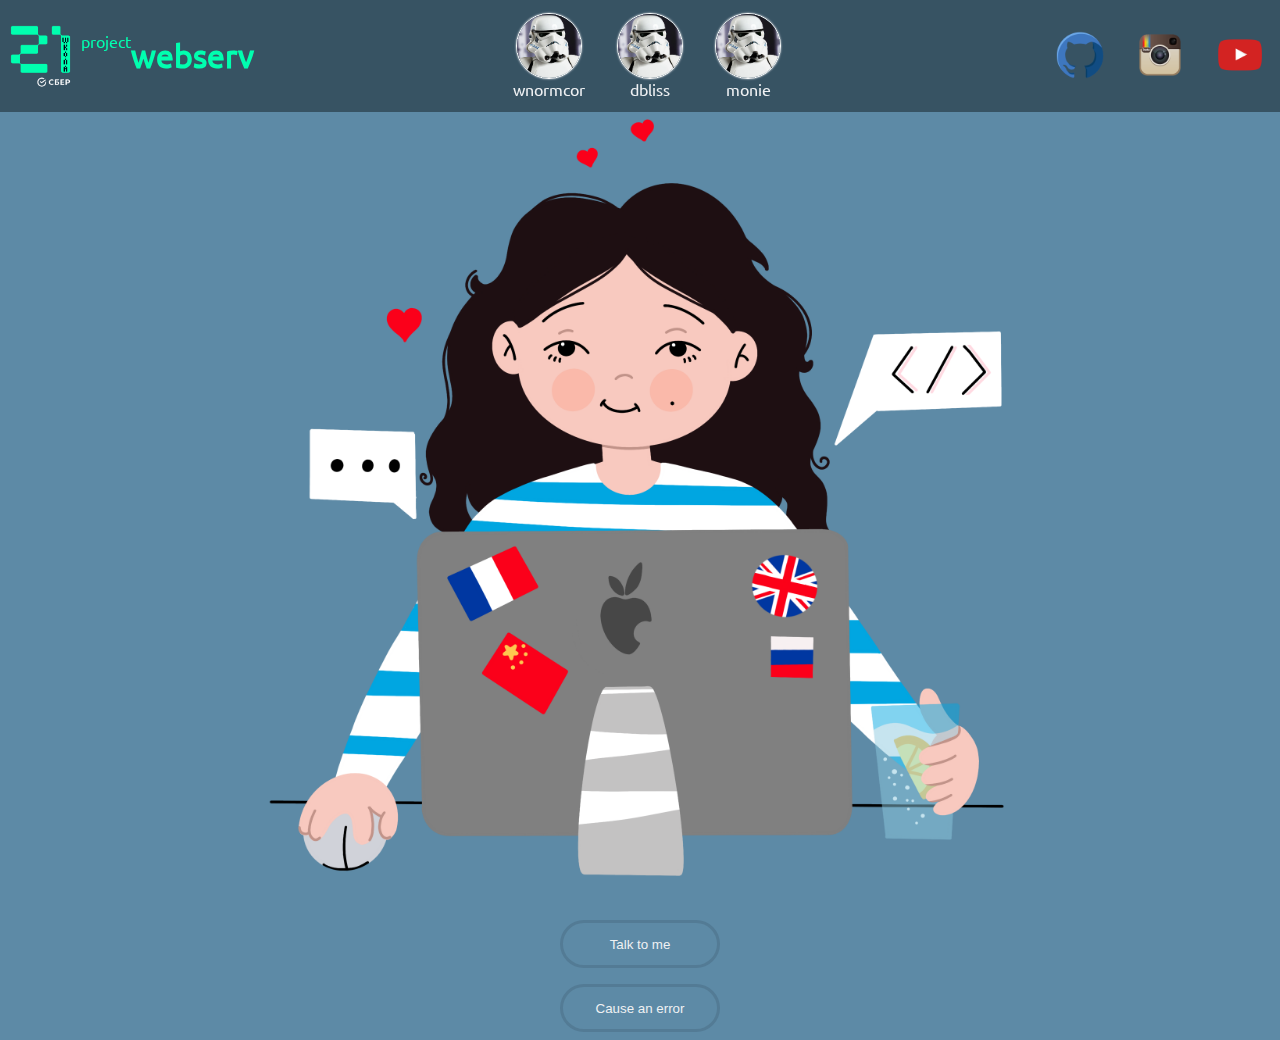
<file: content/our_site/main/index.html>
<!DOCTYPE html>
<html lang="en">
<head>
	<meta charset="UTF-8">
	<meta http-equiv="X-UA-Compatible" content="IE=edge">
	<meta name="viewport" content="width=device-width, initial-scale=1.0">
	<link rel="shortcut icon" href="/images/favicon.ico" type="image/x-icon">
	<link rel="stylesheet" href="style.css">
	<title>21-school</title>
</head>
<body>
	<header>
		<div class="logo">
			<a href="index.html"><img src="images/21_sber_logo_green.png" class="logo_image"></a>
			<p>project</p>
			<h1>webserv</h1>
		</div>
		<ol>
			<li><a href="https://profile.intra.42.fr/users/wnormcor" class="name"><img src="images/avatarka.png" class="name_avatarka"><p class="name_text">wnormcor</p></a></li>
			<li><a href="https://profile.intra.42.fr/users/dbliss" class="name"><img src="images/avatarka.png" class="name_avatarka"><p class="name_text">dbliss</p></a></li>
			<li><a href="https://profile.intra.42.fr/users/monie" class="name"><img src="images/avatarka.png" class="name_avatarka"><p class="name_text">monie</p></a></li>
		</ol>
		<ol>
			<li><a href="https://github.com/wnormcor/webserv"><img src="images/github.png" class="link"></a></li>
			<li><a href="https://www.instagram.com/codinggirl_/"><img src="images/instagram.png" class="link"></a></li>
			<li><a href="https://www.youtube.com/channel/UClcioJjtFDB0shnRhxsUjog"><img src="images/YouTube.png" class="link"></a></li>
		</ol>
	</header> 
	<main>
		<img src="images/back.PNG" class="images">
		<form action="../cgi-bin/wall.py">
			<button>Talk to me</button>
		</form>
		<form action="error_page.html">
			<button>Сause an error </button>
		</form>
	</main>
	<footer></footer>
</body>
</html>
</file>
<file: content/our_site/main/style.css>
@font-face {
    font-family: Ubuntu;
    src: url(Ubuntu/Ubuntu-Regular.ttf);
}

html, body {
	font-family: Ubuntu;
	margin: 0;
	padding: 0;
	height: 100%;
}

body {
	-webkit-touch-callout: none; /* iOS Safari */
	-webkit-user-select: none;   /* Chrome/Safari/Opera */
	-khtml-user-select: none;    /* Konqueror */
	-moz-user-select: none;      /* Firefox */
	-ms-user-select: none;       /* Internet Explorer/Edge */
	user-select: none;
	display: flex;
	flex-direction: column;
	background-color: rgb(93, 138, 166);
}

header {
	position: fixed;
	width: 100%;
	z-index: 10;
	display: flex;
	height: 7rem;
	background: rgba(0, 0, 0, .4);
	justify-content: space-between;
	align-items:center;
}

footer {
	position: fixed;
	display: flex;
	justify-content: center;
	width: 100%;
	z-index: 10;
	bottom: 0;
}

a {
	text-decoration: none;
	color: black;
}

ol {
    display: flex;
	flex-direction: row;
}

li {
	list-style-type: none;
}

main {
	margin: 7rem;
	display: flex;
	flex-direction: column;
	align-items: center;
	flex: 1 0 auto;
}

button {
	margin: .5rem 0;
	transition: 0.7s;
	color:rgb(239, 241, 243);
	border:3px solid rgba(0, 0, 0, .1);
	background: rgb(93, 138, 166);
	border-radius: 3rem;
	height: 3rem;
	width: 10rem;
}

button:hover {
	transition: 1s;
	color: rgb(0, 255, 175);
	border:3px solid rgb(0, 255, 175);
	background: rgba(0, 0, 0, .1);
	cursor: pointer;
}

.logo {
	display: flex;
	color: rgb(0, 255, 175);
}

.logo_image {
	height: 5rem;
}

.logo_image_error {
	position: relative;
	top: 2rem;
	left: -.9rem;
	transform: rotate(45deg);
}

.time {
	display: flex;
	flex-direction: row;
}

.name {
	display: flex;
	flex-direction: column;
	align-items: center;
	margin: 0 1rem;
}

.name_avatarka{
	height: 4rem;
	width: 4rem;
	border-radius: 100%;
	border: 1px solid white;
	box-shadow: 0 0 2px white;
	padding: 0;
	margin: 0;
}

.name_text {
	color: rgb(239, 241, 243);
	padding: 0;
	margin: 0;
}

.link {
	height: 3rem;
	margin: 1rem;
}

.images {
	height: 50rem;
	width: 50rem;
}

.talk {
	display: flex;
	flex-direction: column;
}

.talk_window {
	background-size: 4rem;
	display: flex;
	flex-direction: row;
	justify-content: center;
	align-items: center;
}

.talk_chat {
	position: relative;
	bottom: -1.5rem;
	width: 30rem;
	margin: 1rem;
	padding: 1rem;
	border:3px solid rgba(0, 0, 0, .1);
}


.talk_dbiss {
	margin: .5rem 5rem .5rem .5rem;
	border-radius: 0rem 1rem 1rem 1rem;
}

.talk_user {
	margin: .5rem .5rem .5rem 5rem;
	border-radius: 1rem 0rem 1rem 1rem;
}

.input {
	height: 1rem;
	width: 50rem;
	padding: 1rem;
	background-color: rgb(239, 241, 243);
	border-radius: .5rem;
	border: rgb(93, 138, 166);
}

.input:focus {
	border: rgb(0, 255, 175);
}

/*---------------------------ERROR-------------------------------------------------------------------*/

.error {
	position: relative;
	top: 3rem;
}

.error_images {
	z-index: 2;
	height: 40rem;
	width: 80rem;
}

.error_gif {
	top: 2rem;
	left: 8.5rem;
	position: absolute;
	z-index: 1;
	height: 35rem;
	width: 63rem;
	border-radius: 1rem;
}

.error_cd {
	transition: 1s;
	transform: rotate(-35deg);
	width: 10rem;
	position: fixed;
	top: 9rem;
	right: -8rem;
}

.error_cd:hover {
	transition: 1s;
	transform: rotate(0deg);
	width: 10rem;
	position: fixed;
	top: 10rem;
	right: 0.5rem;
}

.error_cd:active {
	transition: 3s;
	transform: rotate(1080deg);
}

.error_ps {
	font-size: .6rem;
}

.error_text {
	display: flex;
	flex-direction: column;
	align-items: center;
}

.error_name_avatarka {
	height: 5rem;
}

/*---------------------------AUTHORIZATION-------------------------------------------------------------*/
.authorization {
	display: flex;
	margin-top: 20vh;
	flex-direction: column;
	justify-content: center;
	align-items: center;
}

.authorization_input {
	width: 15rem;
	margin: 1rem;
}

/*---------------------------CHAT----------------------------------------------------------------------*/
.button_delete {
	color: rgba(0, 0, 0, .3);
	position: absolute;
	bottom: .5rem;
	left: 1rem;
	height: 5rem;
	width: 5rem;
}

.button_delete:hover {
	background: rgb(167, 81, 134);
}

.footer_chat {
	display: flex;
	align-items: center;
	justify-content: center;
	margin: 1rem;
}

.button_chat {
	height: 3.2rem;
	border-radius: 0 ;
	border-radius: 0 .5rem .5rem 0;
}

.input_chat {
	border-radius: .5rem 0 0 .5rem;
}

.vacum {
	margin: 2.5rem;
}
</file>
